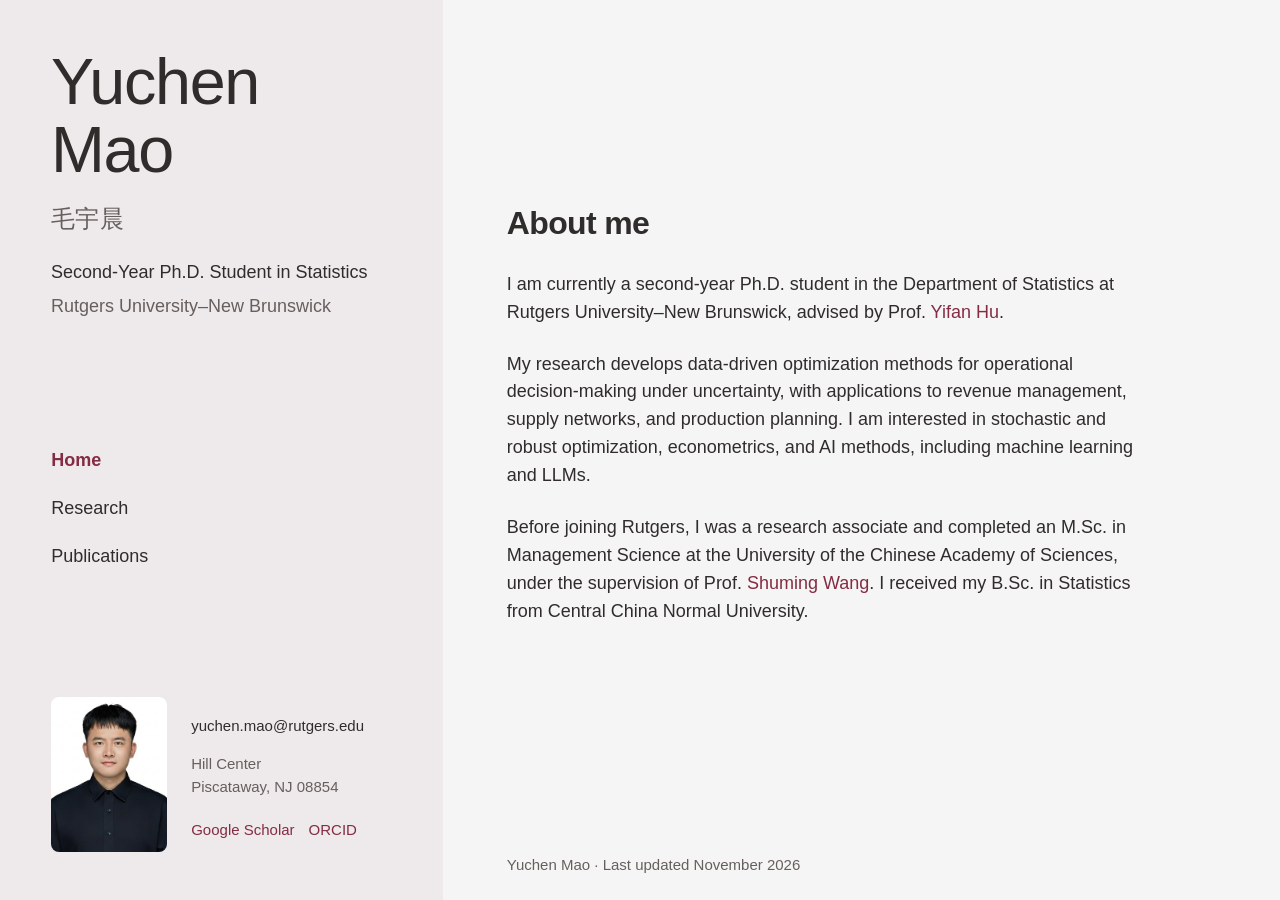
<file: index.html>
<!doctype html>
<html lang="en">
<head>
  <meta charset="utf-8">
  <meta name="viewport" content="width=device-width, initial-scale=1">
  <title>Yuchen Mao | Second-Year Ph.D. Student at Rutgers University</title>
  <meta name="description" content="Yuchen Mao (毛宇晨) is a second-year Ph.D. student in Statistics at Rutgers University–New Brunswick developing data-driven optimization methods for operational decisions under uncertainty.">
  <meta name="author" content="Yuchen Mao">
  <meta name="google-site-verification" content="CG412kC1G7FEq8Y1hyxE_ry52gsPt6J9d0rZtABFzyQ">
  <meta name="robots" content="index, follow">
  <link rel="canonical" href="https://yuchenmao98.github.io/">
  <link rel="icon" href="assets/favicon-32.png" sizes="32x32" type="image/png">
  <link rel="icon" href="assets/favicon-256.png" sizes="256x256" type="image/png">
  <link rel="apple-touch-icon" href="assets/apple-touch-icon.png" sizes="180x180">
  <meta name="theme-color" content="#eeeaeb">
  <meta property="og:type" content="profile">
  <meta property="og:title" content="Yuchen Mao | Second-Year Ph.D. Student at Rutgers University">
  <meta property="og:description" content="Data-driven optimization for operational decisions under uncertainty.">
  <meta property="og:url" content="https://yuchenmao98.github.io/">
  <meta property="og:image" content="https://yuchenmao98.github.io/assets/yuchen-mao.jpg">
  <meta property="og:image:alt" content="Portrait of Yuchen Mao">
  <meta property="profile:first_name" content="Yuchen">
  <meta property="profile:last_name" content="Mao">
  <meta name="twitter:card" content="summary">
  <link rel="stylesheet" href="styles.css?v=20261106-release">

  <script type="application/ld+json">
  {
    "@context": "https://schema.org",
    "@type": "ProfilePage",
    "url": "https://yuchenmao98.github.io/",
    "dateModified": "2026-11-09T21:12:16Z",
    "mainEntity": {
      "@type": "Person",
      "name": "Yuchen Mao",
      "alternateName": "毛宇晨",
      "url": "https://yuchenmao98.github.io/",
      "image": "https://yuchenmao98.github.io/assets/yuchen-mao.jpg",
      "jobTitle": "Second-Year Ph.D. Student in Statistics",
      "email": "yuchen.mao@rutgers.edu",
      "affiliation": {
        "@type": "CollegeOrUniversity",
        "name": "Rutgers University–New Brunswick",
        "url": "https://www.rutgers.edu/"
      },
      "sameAs": [
        "https://orcid.org/0000-0002-4024-4048",
        "https://scholar.google.com/citations?user=4a7ehhYAAAAJ&hl=en"
      ],
      "alumniOf": [
        {
          "@type": "CollegeOrUniversity",
          "name": "University of the Chinese Academy of Sciences"
        },
        {
          "@type": "CollegeOrUniversity",
          "name": "Central China Normal University"
        }
      ],
      "knowsAbout": [
        "Stochastic programming",
        "Robust optimization",
        "Distributionally robust optimization",
        "Econometrics",
        "Causal inference",
        "Artificial intelligence",
        "Machine learning",
        "Large language models",
        "Revenue management",
        "Supply chain analytics",
        "Production planning"
      ]
    }
  }
  </script>

  <!-- Cloudflare Web Analytics -->
  <script type="module" src="https://static.cloudflareinsights.com/beacon.min.js" data-cf-beacon='{"token":"b640b8f3190f4494a3705dd32028accd"}'></script>
  <!-- End Cloudflare Web Analytics -->
</head>
<body>
  <a class="skip" href="#main">Skip to content</a>
  <header class="identity-rail">
    <div class="identity">
      <h1 class="identity-name">Yuchen Mao <span lang="zh">毛宇晨</span></h1>
      <p class="position">Second-Year Ph.D. Student in Statistics</p>
      <p class="institution">Rutgers University–New Brunswick</p>
    </div>
    <nav aria-label="Main navigation">
      <a href="index.html" aria-current="page">Home</a>
      <a href="research.html">Research</a>
      <a href="publications.html">Publications</a>
    </nav>
    <div class="rail-bottom">
      <img class="portrait" src="assets/yuchen-mao.jpg" width="295" height="393" alt="Portrait of Yuchen Mao">
      <div class="contact">
        <a class="email" href="mailto:yuchen.mao@rutgers.edu">yuchen.mao@rutgers.edu</a>
        <p>Hill Center<br>Piscataway, NJ 08854</p>
        <div class="scholarly">
          <a href="https://scholar.google.com/citations?user=4a7ehhYAAAAJ&amp;hl=en" target="_blank" rel="noopener">Google Scholar</a>
          <a href="https://orcid.org/0000-0002-4024-4048" target="_blank" rel="noopener">ORCID</a>
        </div>
      </div>
    </div>
  </header>
  <main id="main" tabindex="-1">
    <article class="biography">
      <h2>About me</h2>
      <p>
        I am currently a second-year Ph.D. student in the Department of Statistics at Rutgers
        University–New Brunswick, advised by
        Prof. <a href="https://sites.google.com/view/yifan-hu" rel="noopener" target="_blank">Yifan Hu</a>.
      </p>
      <p>
        My research develops data-driven optimization methods for operational
        decision-making under uncertainty, with applications to revenue
        management, supply networks, and production planning. I am interested in
        stochastic and robust optimization, econometrics, and AI methods,
        including machine learning and LLMs.
      </p>
      <p>
        Before joining Rutgers, I was a research associate and completed an
        M.Sc. in Management Science at the University of the Chinese Academy
        of Sciences, under the supervision of
        Prof. <a href="https://people.ucas.ac.cn/~wangshuming?language=en" rel="noopener" target="_blank">Shuming Wang</a>.
        I received my B.Sc. in Statistics from Central China Normal University.
      </p>
    </article>
  </main>
  <footer class="site-footer"><p>Yuchen Mao · Last updated November 2026</p></footer>
</body>
</html>
</file>
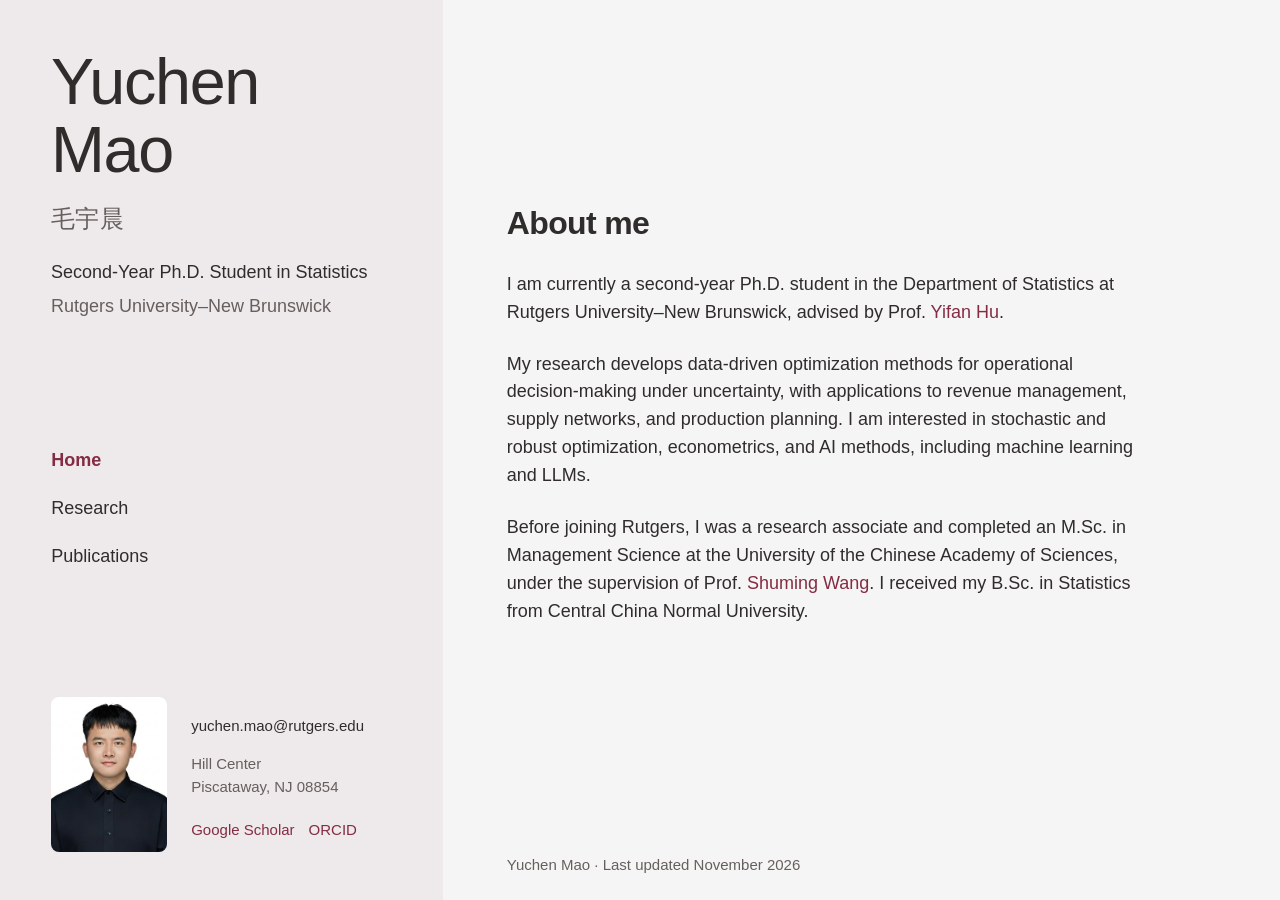
<file: about.html>
<!doctype html>
<html lang="en">
<head>
  <meta charset="utf-8">
  <meta name="viewport" content="width=device-width, initial-scale=1">
  <title>About | Yuchen Mao</title>
  <meta name="robots" content="noindex, follow">
  <link rel="canonical" href="https://yuchenmao98.github.io/">
  <meta http-equiv="refresh" content="0; url=/">
</head>
<body>
  <p>About me is now on the <a href="/">home page</a>.</p>
</body>
</html>
</file>
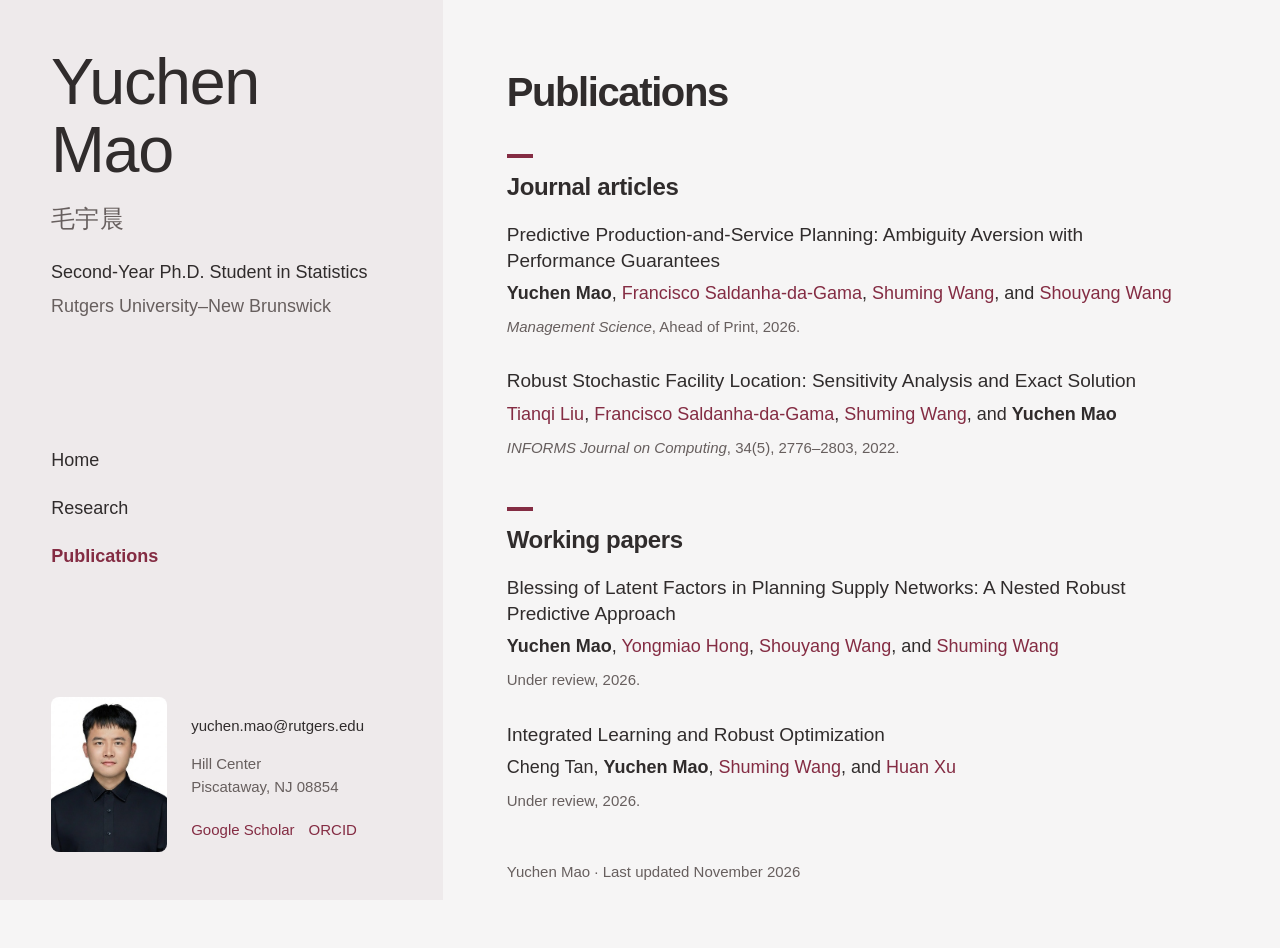
<file: publications.html>
<!doctype html>
<html lang="en">
<head>
  <meta charset="utf-8">
  <meta name="viewport" content="width=device-width, initial-scale=1">
  <title>Publications | Yuchen Mao</title>
  <meta name="description" content="Journal articles and working papers by Yuchen Mao in data-driven optimization and operations management.">
  <meta name="robots" content="index, follow">
  <link rel="canonical" href="https://yuchenmao98.github.io/publications.html">
  <link rel="icon" href="assets/favicon-32.png" sizes="32x32" type="image/png">
  <link rel="icon" href="assets/favicon-256.png" sizes="256x256" type="image/png">
  <link rel="apple-touch-icon" href="assets/apple-touch-icon.png" sizes="180x180">
  <meta name="theme-color" content="#eeeaeb">
  <meta property="og:type" content="website">
  <meta property="og:title" content="Publications | Yuchen Mao">
  <meta property="og:description" content="Journal articles and working papers by Yuchen Mao.">
  <meta property="og:url" content="https://yuchenmao98.github.io/publications.html">
  <meta property="og:image" content="https://yuchenmao98.github.io/assets/yuchen-mao.jpg">
  <meta name="twitter:card" content="summary">
  <link rel="stylesheet" href="styles.css?v=20261106-release">
  <!-- Cloudflare Web Analytics -->
  <script type="module" src="https://static.cloudflareinsights.com/beacon.min.js" data-cf-beacon='{"token":"b640b8f3190f4494a3705dd32028accd"}'></script>
  <!-- End Cloudflare Web Analytics -->
</head>
<body class="inner-page publications-page">
  <a class="skip" href="#main">Skip to content</a>
  <header class="identity-rail">
    <div class="identity">
      <p class="identity-name">Yuchen Mao <span lang="zh">毛宇晨</span></p>
      <p class="position">Second-Year Ph.D. Student in Statistics</p>
      <p class="institution">Rutgers University–New Brunswick</p>
    </div>
    <nav aria-label="Main navigation">
      <a href="index.html">Home</a>
      <a href="research.html">Research</a>
      <a href="publications.html" aria-current="page">Publications</a>
    </nav>
    <div class="rail-bottom">
      <img class="portrait" src="assets/yuchen-mao.jpg" width="295" height="393" alt="Portrait of Yuchen Mao">
      <div class="contact">
        <a class="email" href="mailto:yuchen.mao@rutgers.edu">yuchen.mao@rutgers.edu</a>
        <p>Hill Center<br>Piscataway, NJ 08854</p>
        <div class="scholarly">
          <a href="https://scholar.google.com/citations?user=4a7ehhYAAAAJ&amp;hl=en" target="_blank" rel="noopener">Google Scholar</a>
          <a href="https://orcid.org/0000-0002-4024-4048" target="_blank" rel="noopener">ORCID</a>
        </div>
      </div>
    </div>
  </header>
  <main id="main" tabindex="-1" class="content-main">
    <div class="page-content publication-content">
      <h1 class="page-title">Publications</h1>

    <section aria-labelledby="articles-title">
      <h2 id="articles-title">Journal articles</h2>
      <ol class="paper-list">
        <li>
          <p class="paper-title">
            <a href="https://doi.org/10.1287/mnsc.2023.00608" rel="noopener" target="_blank">Predictive Production-and-Service Planning: Ambiguity Aversion with Performance Guarantees</a>
          </p>
          <p><strong>Yuchen Mao</strong>, <a href="https://sheffield.ac.uk/management/people/academic-staff/francisco-saldanha-da-gama" rel="noopener" target="_blank">Francisco Saldanha-da-Gama</a>, <a href="https://people.ucas.ac.cn/~wangshuming?language=en" rel="noopener" target="_blank">Shuming Wang</a>, and <a href="https://mscas-en.ucas.ac.cn/index.php/res/div/1024-wang-shouyang" rel="noopener" target="_blank">Shouyang Wang</a></p>
          <p class="venue"><em>Management Science</em>, Ahead of Print, 2026.</p>
        </li>
        <li>
          <p class="paper-title">
            <a href="https://doi.org/10.1287/ijoc.2022.1206" rel="noopener" target="_blank">Robust Stochastic Facility Location: Sensitivity Analysis and Exact Solution</a>
          </p>
          <p><a href="https://orcid.org/0000-0001-8656-367X" rel="noopener" target="_blank">Tianqi Liu</a>, <a href="https://sheffield.ac.uk/management/people/academic-staff/francisco-saldanha-da-gama" rel="noopener" target="_blank">Francisco Saldanha-da-Gama</a>, <a href="https://people.ucas.ac.cn/~wangshuming?language=en" rel="noopener" target="_blank">Shuming Wang</a>, and <strong>Yuchen Mao</strong></p>
          <p class="venue"><em>INFORMS Journal on Computing</em>, 34(5), 2776–2803, 2022.</p>
        </li>
      </ol>
    </section>

    <section aria-labelledby="working-title">
      <h2 id="working-title">Working papers</h2>
      <ol class="paper-list">
        <li>
          <p class="paper-title">Blessing of Latent Factors in Planning Supply Networks: A Nested Robust Predictive Approach</p>
          <p><strong>Yuchen Mao</strong>, <a href="https://hong.economics.cornell.edu/" rel="noopener" target="_blank">Yongmiao Hong</a>, <a href="https://mscas-en.ucas.ac.cn/index.php/res/div/1024-wang-shouyang" rel="noopener" target="_blank">Shouyang Wang</a>, and <a href="https://people.ucas.ac.cn/~wangshuming?language=en" rel="noopener" target="_blank">Shuming Wang</a></p>
          <p class="venue">Under review, 2026.</p>
        </li>
        <li>
          <p class="paper-title">
            <a href="https://optimization-online.org/2026/08/integrated-learning-and-robust-optimization/" rel="noopener" target="_blank">Integrated Learning and Robust Optimization</a>
          </p>
          <p>Cheng Tan, <strong>Yuchen Mao</strong>, <a href="https://people.ucas.ac.cn/~wangshuming?language=en" rel="noopener" target="_blank">Shuming Wang</a>, and <a href="https://www.acem.sjtu.edu.cn/en/faculty/xuhuan.html" rel="noopener" target="_blank">Huan Xu</a></p>
          <p class="venue">Under review, 2026.</p>
        </li>
      </ol>
    </section>

      <footer class="source-footer"><p>Yuchen Mao · Last updated November 2026</p></footer>
    </div>
  </main>
</body>
</html>
</file>
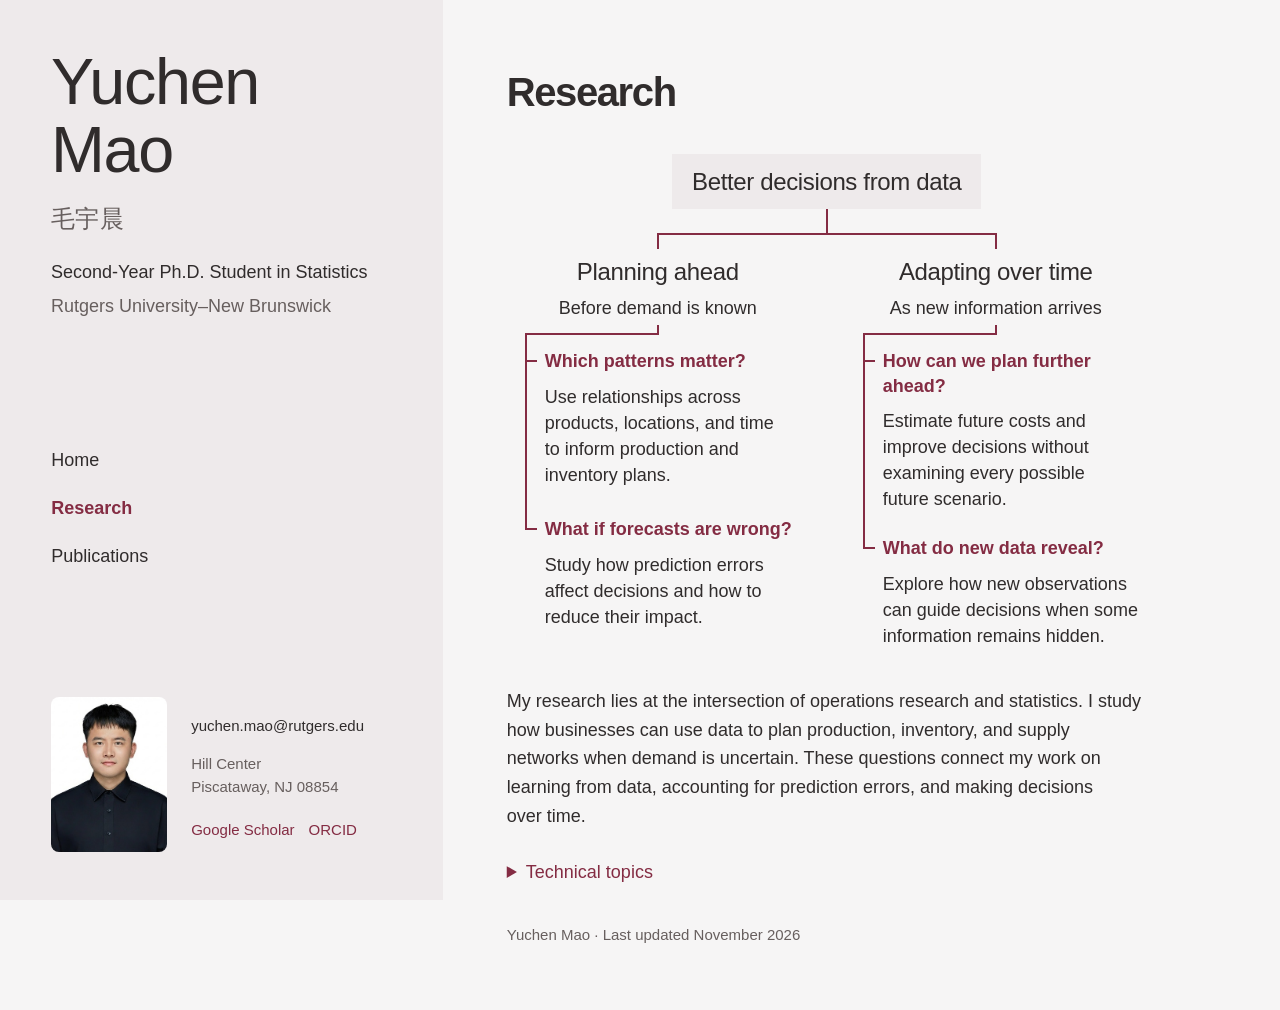
<file: research.html>
<!doctype html>
<html lang="en">
<head>
  <meta charset="utf-8">
  <meta name="viewport" content="width=device-width, initial-scale=1">
  <title>Research | Yuchen Mao</title>
  <meta name="description" content="Research by Yuchen Mao on data-driven optimization, predictive and robust decision-making, and learning for operations management.">
  <meta name="robots" content="index, follow">
  <link rel="canonical" href="https://yuchenmao98.github.io/research.html">
  <link rel="icon" href="assets/favicon-32.png" sizes="32x32" type="image/png">
  <link rel="icon" href="assets/favicon-256.png" sizes="256x256" type="image/png">
  <link rel="apple-touch-icon" href="assets/apple-touch-icon.png" sizes="180x180">
  <meta name="theme-color" content="#eeeaeb">
  <meta property="og:type" content="website">
  <meta property="og:title" content="Research | Yuchen Mao">
  <meta property="og:description" content="Data-driven optimization and predictive decision-making under uncertainty.">
  <meta property="og:url" content="https://yuchenmao98.github.io/research.html">
  <meta property="og:image" content="https://yuchenmao98.github.io/assets/yuchen-mao.jpg">
  <meta name="twitter:card" content="summary">
  <link rel="stylesheet" href="styles.css?v=20261106-release">
  <!-- Cloudflare Web Analytics -->
  <script type="module" src="https://static.cloudflareinsights.com/beacon.min.js" data-cf-beacon='{"token":"b640b8f3190f4494a3705dd32028accd"}'></script>
  <!-- End Cloudflare Web Analytics -->
</head>
<body class="inner-page research-page">
  <a class="skip" href="#main">Skip to content</a>
  <header class="identity-rail">
    <div class="identity">
      <p class="identity-name">Yuchen Mao <span lang="zh">毛宇晨</span></p>
      <p class="position">Second-Year Ph.D. Student in Statistics</p>
      <p class="institution">Rutgers University–New Brunswick</p>
    </div>
    <nav aria-label="Main navigation">
      <a href="index.html">Home</a>
      <a href="research.html" aria-current="page">Research</a>
      <a href="publications.html">Publications</a>
    </nav>
    <div class="rail-bottom">
      <img class="portrait" src="assets/yuchen-mao.jpg" width="295" height="393" alt="Portrait of Yuchen Mao">
      <div class="contact">
        <a class="email" href="mailto:yuchen.mao@rutgers.edu">yuchen.mao@rutgers.edu</a>
        <p>Hill Center<br>Piscataway, NJ 08854</p>
        <div class="scholarly">
          <a href="https://scholar.google.com/citations?user=4a7ehhYAAAAJ&amp;hl=en" target="_blank" rel="noopener">Google Scholar</a>
          <a href="https://orcid.org/0000-0002-4024-4048" target="_blank" rel="noopener">ORCID</a>
        </div>
      </div>
    </div>
  </header>
  <main id="main" tabindex="-1" class="content-main">
    <div class="page-content research-content">
      <h1 class="page-title">Research</h1>

      <section class="research-map" aria-labelledby="research-root" aria-describedby="research-summary">
        <h2 id="research-root" class="research-root">Better decisions from data</h2>
        <ul class="research-branches" role="list">
          <li class="research-branch">
            <div class="branch-heading">
              <h3 class="branch-title">Planning ahead</h3>
              <p class="branch-context">Before demand is known</p>
            </div>
            <ul class="research-paths" role="list">
              <li class="research-path">
                <h4>Which patterns matter?</h4>
                <p>Use relationships across products, locations, and time to
                  inform production and inventory plans.</p>
              </li>
              <li class="research-path">
                <h4>What if forecasts are wrong?</h4>
                <p>Study how prediction errors affect decisions and how to
                  reduce their impact.</p>
              </li>
            </ul>
          </li>
          <li class="research-branch">
            <div class="branch-heading">
              <h3 class="branch-title">Adapting over time</h3>
              <p class="branch-context">As new information arrives</p>
            </div>
            <ul class="research-paths" role="list">
              <li class="research-path">
                <h4>How can we plan further ahead?</h4>
                <p>Estimate future costs and improve decisions without
                  examining every possible future scenario.</p>
              </li>
              <li class="research-path">
                <h4>What do new data reveal?</h4>
                <p>Explore how new observations can guide decisions when some
                  information remains hidden.</p>
              </li>
            </ul>
          </li>
        </ul>
      </section>

      <p id="research-summary" class="research-summary">
        My research lies at the intersection of operations research and
        statistics. I study how businesses can use data to plan production,
        inventory, and supply networks when demand is uncertain. These questions
        connect my work on learning from data, accounting for prediction errors,
        and making decisions over time.
      </p>
      <details class="research-methods">
        <summary>Technical topics</summary>
        <div class="research-methods-content">
          <p>The common framework is contextual optimization: using available
            information to guide decisions under uncertainty.</p>
          <p><strong>Planning ahead</strong> covers two-stage and bilevel
            problems, with work on regression with correlated uncertainties,
            latent factors, time-series forecasting, and bias correction
            through Neyman orthogonality and double machine learning.</p>
          <p><strong>Adapting over time</strong> covers multistage problems,
            including value estimation, stochastic approximation, and
            multi-index Monte Carlo, alongside an interest in partially
            observable Markov decision processes.</p>
          <p><strong>Value Estimation</strong> estimates the expected cost
            associated with a given first-stage decision, with later decisions
            optimized as uncertainty unfolds.</p>
          <p><strong>Stochastic Approximation</strong> studies gradient
            estimation and first-stage optimization, using the estimated
            gradients to improve the initial decision.</p>
        </div>
      </details>
      <footer class="source-footer"><p>Yuchen Mao · Last updated November 2026</p></footer>
    </div>
  </main>
</body>
</html>
</file>
<file: styles.css>
@font-face {
  font-family: "Charter Web";
  font-style: normal;
  font-weight: 400;
  font-display: swap;
  src: url("assets/fonts/charter-regular.woff2") format("woff2");
}
@font-face {
  font-family: "Charter Web";
  font-style: normal;
  font-weight: 600 700;
  font-display: swap;
  src: url("assets/fonts/charter-bold.woff2") format("woff2");
}
:root {
  color-scheme: light;
  --ground: #f6f5f5;
  --surface: #eeeaeb;
  --ink: #302c2c;
  --muted: #675f5e;
  --accent: #842c43;
  --accent-ink: #fff;
  --serif: Optima, Georgia, sans-serif;
  --display-serif: var(--serif);
  --sans: var(--serif);
  --rail: 35%;
  --edge: clamp(28px, 4vw, 62px);
  --text-size: 18px;
  --small-size: 15px;
}
* { box-sizing: border-box; }
html { background: var(--ground); color: var(--ink); scrollbar-gutter: stable; }
body { margin: 0; font-family: var(--serif); font-size: var(--text-size); line-height: 1.55; display: grid; grid-template-columns: var(--rail) minmax(0, 1fr); grid-template-rows: 1fr auto; align-items: start; min-height: 100svh; }
h1, h2, p { margin: 0; }
a { color: var(--accent); text-decoration: none; }
a:hover { color: var(--ink); }
a:focus-visible { outline: 2px solid var(--accent); outline-offset: 4px; }
::selection { background: var(--accent); color: var(--accent-ink); }
.skip { position: absolute; top: 12px; left: 20px; width: 1px; height: 1px; overflow: hidden; clip-path: inset(50%); white-space: nowrap; z-index: 5; }
.skip:focus { width: auto; height: auto; clip-path: none; background: var(--accent); color: var(--accent-ink); padding: 12px 18px; }
.identity-rail {
  grid-column: 1; grid-row: 1 / span 2;
  position: sticky; top: 0; min-width: 0; min-height: 100svh;
  padding: 48px var(--edge); background: var(--surface);
  display: flex; flex-direction: column; justify-content: space-between;
  gap: 28px;
}
.identity { min-width: 0; container-type: inline-size; }
h1, h2, strong, .identity-name { font-family: var(--display-serif); font-weight: 700; }
strong { font-family: inherit; }
.identity-name { font-size: clamp(40px, 4.7vw, 72px); font-size: clamp(36px, 19cqi, 72px); font-weight: 400; line-height: 1.05; letter-spacing: -.02em; }
.identity-name span { display: block; margin-top: 18px; font-size: 24px; font-weight: 400; line-height: 1.4; letter-spacing: .02em; color: var(--muted); }
.position { margin-top: 24px; font-size: var(--text-size); }
.institution { margin-top: 6px; font-size: var(--text-size); color: var(--muted); }
nav { display: flex; flex-direction: column; align-items: flex-start; gap: 4px; font-family: var(--sans); font-size: var(--text-size); }
nav a { display: flex; align-items: center; min-height: 44px; padding: 6px 0; color: var(--ink); }
nav a[aria-current="page"] { color: var(--accent); font-weight: 600; }
nav a:hover { color: var(--accent); }
.rail-bottom { display: flex; align-items: flex-end; flex-wrap: wrap; gap: 24px; }
/* Keep the identity, navigation and contact together near the reading column. */
@media (min-width: 851px) {
  .identity-rail > .identity,
  .identity-rail > nav,
  .identity-rail > .rail-bottom {
    width: min(100%, 400px);
    margin-left: auto;
  }
}
.portrait { display: block; width: 116px; height: auto; border-radius: 8px; }
.contact { min-width: 0; font-family: var(--sans); font-size: var(--small-size); line-height: 1.55; }
.contact .email { color: var(--ink); overflow-wrap: anywhere; }
.contact .email:hover { color: var(--accent); }
.contact p { margin-top: 14px; color: var(--muted); }
.scholarly { display: flex; flex-wrap: wrap; gap: 0 14px; margin-top: 10px; }
.scholarly a { display: inline-flex; align-items: center; min-height: 44px; }
main { grid-column: 2; grid-row: 1; min-width: 0; padding: 70px var(--edge) 64px clamp(36px, 5vw, 80px); min-height: calc(100svh - 76px); display: flex; align-items: center; }
.biography { max-width: 640px; }
h2 { font-size: 32px; line-height: 1.2; letter-spacing: -.02em; margin-bottom: 28px; }
.biography p { text-wrap: pretty; }
.biography p + p { margin-top: 24px; }
.biography a:hover { background: var(--accent); color: var(--accent-ink); }
.site-footer { grid-column: 2; grid-row: 2; min-width: 0; padding: 16px var(--edge) 24px clamp(36px, 5vw, 80px); display: flex; align-items: center; justify-content: space-between; gap: 24px; font-family: var(--sans); font-size: var(--small-size); color: var(--muted); }
.site-footer a { display: inline-flex; min-height: 44px; align-items: center; flex-shrink: 0; }
@media (min-width: 1500px) {
  main, .site-footer { padding-right: max(60px, calc((100vw - 1320px) / 2)); }
}
/* Short windows use one document scroll instead of a second scroll inside the rail. */
@media (max-height: 880px) {
  .identity-rail { position: static; }
}
@media (max-width: 1100px) {
  :root { --edge: 30px; }
  .identity-rail { padding-block: 36px; }
  .rail-bottom { gap: 18px; }
  .portrait { width: 90px; }
  main { padding: 48px var(--edge); }
  .site-footer { padding-inline: var(--edge); flex-wrap: wrap; gap: 4px; }
}
@media (max-width: 850px) {
  :root { --edge: 32px; }
  body { display: block; }
  .identity-rail { position: static; min-height: 0; padding: 32px var(--edge); display: grid; grid-template-columns: minmax(0, 1fr) auto; gap: 24px 28px; }
  .identity-name { font-size: 52px; font-size: clamp(36px, 18cqi, 52px); }
  nav { justify-self: end; min-width: 140px; }
  .rail-bottom { grid-column: 1 / -1; flex-wrap: nowrap; justify-content: space-between; align-items: center; }
  .portrait { width: 92px; }
  .contact { font-size: 16px; }
  main { margin: 0; min-height: 0; padding: 40px var(--edge); }
  .biography { max-width: none; }
  .site-footer { margin: 0; }
}
@media (max-width: 550px) {
  :root { --edge: 22px; --text-size: 17px; }
  .identity-rail { padding-block: 28px; grid-template-columns: 1fr; gap: 22px; }
  .identity-name { font-size: 44px; display: flex; flex-wrap: wrap; align-items: baseline; gap: 6px 14px; white-space: normal; }
  .identity-name span { margin: 0; font-size: 20px; white-space: nowrap; }
  .position { margin-top: 18px; font-size: 18px; max-width: 28ch; }
  .institution { font-size: 16px; }
  nav { grid-row: 2; justify-self: stretch; flex-direction: row; flex-wrap: wrap; align-items: center; justify-content: space-between; gap: 4px 12px; min-width: 0; font-size: 16px; }
  .rail-bottom { gap: 18px; justify-content: flex-start; }
  .portrait { width: 92px; }
  .contact { min-width: 0; font-size: 14px; }
  .scholarly { gap: 0 12px; }
  main { padding: 32px var(--edge); }
  h2 { font-size: 30px; margin-bottom: 22px; }
  .biography p + p { margin-top: 20px; }
  .site-footer { align-items: flex-start; flex-direction: column; padding: 12px var(--edge) 22px; }
}
@media (max-width: 360px) {
  nav { display: grid; grid-template-columns: repeat(2, minmax(0, 1fr)); column-gap: 20px; }
  .rail-bottom { display: grid; grid-template-columns: 76px minmax(0, 1fr); gap: 12px 18px; align-items: center; }
  .portrait { grid-column: 1; grid-row: 1; width: 76px; }
  .contact { display: contents; }
  .contact p { grid-column: 2; grid-row: 1; margin: 0; }
  .contact .email { grid-column: 1 / -1; grid-row: 2; }
  .scholarly { grid-column: 1 / -1; grid-row: 3; margin: 0; }
}
@media (prefers-reduced-motion: no-preference) {
  a { transition: color 140ms ease, background-color 140ms ease; }
}

/* Inner pages share the same identity anchor and reading edge. */
.content-main { display: block; padding-top: 70px; }
.page-content { max-width: 720px; }
.page-title { font-size: 40px; line-height: 1.1; letter-spacing: -.035em; margin: 0 0 40px; }
.page-content p { text-wrap: pretty; }
.page-content h2 { font-size: 24px; line-height: 1.25; letter-spacing: -.015em; margin: 0 0 20px; }
.page-content section + section { margin-top: 48px; }
.research-content { max-width: 640px; }
.research-lead { background: var(--surface); padding: 24px 26px; margin: 0 0 42px; line-height: 1.6; }
.research-area p { line-height: 1.6; }
.research-area h2 { max-width: 36ch; }
/* Research hierarchy: connectors convey parent/child relationships, not dividers. */
.research-map { margin: 0; }
.research-map ul { list-style: none; margin: 0; padding: 0; }
.research-map .research-root {
  position: relative; width: fit-content; margin: 0 auto;
  padding: 12px 20px; background: var(--surface);
  font-size: 24px; font-weight: 400; line-height: 1.3; letter-spacing: -.015em;
}
.research-root::after {
  content: ""; position: absolute; left: calc(50% - 1px); top: 100%;
  width: 2px; height: 24px; background: var(--accent);
}
.research-map .research-branches {
  position: relative; display: grid; grid-template-columns: repeat(2, minmax(0, 1fr));
  column-gap: 36px; padding-top: 48px;
}
.research-branches::before {
  content: ""; position: absolute; top: 24px; left: calc(25% - 9px); height: 2px;
  width: calc(50% + 18px); background: var(--accent);
}
.research-branch { position: relative; min-width: 0; }
.research-branch::after {
  content: ""; position: absolute; top: -24px; left: calc(50% - 1px);
  width: 2px; height: 16px; background: var(--accent);
}
.research-map .branch-heading { position: relative; margin: 0 0 28px; text-align: center; }
.research-map .branch-title {
  margin: 0; font-size: 24px; font-weight: 400; line-height: 1.25;
  letter-spacing: -.015em; text-align: center;
}
.branch-context { margin-top: 8px; font-size: 18px; line-height: 1.45; }
.branch-heading::before {
  content: ""; position: absolute; left: calc(50% - 1px); bottom: -14px;
  width: 2px; height: 10px; background: var(--accent);
}
.branch-heading::after {
  content: ""; position: absolute; left: 18px; bottom: -14px;
  width: calc(50% - 18px); height: 2px; background: var(--accent);
}
.research-map .research-paths { padding-left: 18px; }
.research-path { position: relative; padding: 0 0 0 20px; }
.research-path + .research-path { margin-top: 24px; }
.research-path:first-child { min-height: 144px; }
.research-path::before {
  content: ""; position: absolute; left: 0; top: -24px;
  bottom: -24px; width: 2px; background: var(--accent);
}
.research-path:first-child::before { top: -14px; }
.research-path:last-child::before { bottom: calc(100% - 12px); }
.research-path::after {
  content: ""; position: absolute; left: 0; top: 11px;
  width: 12px; height: 2px; background: var(--accent);
}
.research-path h4 {
  margin: 0 0 10px; font-size: 18px; line-height: 1.35;
  font-weight: 700; color: var(--accent); letter-spacing: 0;
}
.research-path p { font-size: 18px; line-height: 1.45; }
.research-summary { margin-top: 38px; line-height: 1.6; }
.research-methods { margin-top: 20px; }
.research-methods summary {
  width: fit-content; min-height: 44px; padding-block: 8px;
  cursor: pointer; color: var(--accent); font-size: 18px;
}
.research-methods summary:hover { color: var(--ink); }
.research-methods summary:focus-visible { outline: 2px solid var(--accent); outline-offset: 4px; }
.research-methods-content { padding-top: 10px; }
.research-methods-content p + p { margin-top: 18px; }
.research-page .source-footer { margin-top: 28px; }
@media (max-width: 1100px) and (min-width: 851px), (max-width: 550px) {
  .research-map .research-branches { column-gap: 24px; }
  .research-branches::before { left: calc(25% - 6px); width: calc(50% + 12px); }
  .research-map .branch-title { font-size: 20px; }
  .branch-heading::after { left: 0; width: 50%; }
  .research-map .research-paths { padding-left: 0; }
  .research-path { padding-left: 16px; }
}
@media (max-width: 550px) {
  .research-map .research-root { margin-left: 0; font-size: 20px; }
  .research-root::after { left: 12px; height: 26px; }
  .research-map .research-branches { display: block; padding-top: 26px; padding-left: 12px; }
  .research-branches::before { content: none; }
  .research-branch { padding-left: 20px; }
  .research-branch + .research-branch { margin-top: 32px; }
  .research-branch::before { content: ""; position: absolute; left: 0; top: 0; bottom: -32px; width: 2px; height: auto; background: var(--accent); }
  .research-branch:last-child::before { right: auto; left: 0; bottom: calc(100% - 12px); }
  .research-branch::after { left: 0; top: 11px; width: 12px; height: 2px; }
  .research-map .branch-heading { text-align: left; margin-bottom: 20px; }
  .research-map .branch-title { text-align: left; }
  .branch-heading::before, .branch-heading::after { content: none; }
  .branch-context { font-size: var(--text-size); }
  .research-map .research-paths { padding-left: 6px; }
  .research-path:first-child { min-height: 0; }
  .research-path:first-child::before { top: -12px; }
  .research-path h4, .research-path p { font-size: var(--text-size); }
  .research-summary { margin-top: 30px; }
}
/* Long paper and talk titles can use the right column without moving its left edge. */
@media (min-width: 851px) {
  .publications-page .content-main,
  .talks-page .content-main { padding-right: var(--edge); }
  .publication-content,
  .talk-content { max-width: none; }
}
.publication-content section > h2::before {
  content: ""; display: block; width: 26px; height: 4px;
  background: var(--accent); margin-bottom: 14px;
}
.paper-list { list-style: none; margin: 0; padding: 0; }
.paper-list li + li { margin-top: 30px; }
.paper-list p + p { margin-top: 7px; }
.paper-title { font-family: var(--display-serif); font-weight: 400; font-size: 19px; line-height: 1.35; letter-spacing: 0; }
.paper-title a,
.paper-title a:visited,
.paper-title a:hover,
.page-content .paper-title a:active { color: inherit; }
.paper-list strong { font-weight: 700; }
.paper-list .venue, .talk-entry .venue { font-size: 15px; color: var(--muted); line-height: 1.55; }
.page-content a:active { color: var(--accent); }
.talk-entry { display: grid; grid-template-columns: 112px minmax(0, 1fr); gap: 24px; align-items: start; }
.talk-date { grid-column: 1; grid-row: 1; padding-top: 4px; font-variant-numeric: tabular-nums; }
.talk-date time { display: block; max-width: 9ch; }
.talk-details { grid-column: 2; grid-row: 1; }
.talk-details .paper-title { margin-bottom: 16px; }
.talk-details .venue + .venue { margin-top: 7px; }
.source-footer { margin-top: 48px; font-family: var(--sans); font-size: 15px; color: var(--muted); }
@media (max-width: 1100px) {
  .content-main { padding-top: 48px; }
  .talk-entry { grid-template-columns: 96px minmax(0, 1fr); gap: 20px; }
}
@media (max-width: 850px) {
  .content-main { padding-top: 40px; }
  .page-content { max-width: none; }
}
@media (max-width: 550px) {
  .content-main { padding-top: 32px; }
  .page-title { font-size: 32px; margin-bottom: 32px; }
  .page-content h2 { font-size: 20px; }
  .research-area h2 { font-size: 20px; }
  .research-lead { padding: 20px; margin-bottom: 32px; }
  .page-content section + section { margin-top: 40px; }
  .paper-title { font-size: 18px; }
  .paper-list li + li { margin-top: 28px; }
  .talk-entry { display: flex; flex-direction: column; gap: 14px; }
  .talk-date { padding: 0; }
  .talk-date time { max-width: none; }
  .source-footer { margin-top: 36px; }
}

/* Keep the recording light to load and subordinate to the talk information. */
.talk-links { display: flex; flex-wrap: wrap; gap: 4px 24px; margin-top: 14px; font-family: var(--sans); font-size: 15px; }
.talk-links a { display: inline-flex; align-items: center; min-height: 44px; }
/* Match Home and Research's reading width while leaving long talk titles wider. */
.talk-video { max-width: 640px; margin: 18px 0 0; }
.talk-video video { display: block; width: 100%; height: auto; aspect-ratio: 16 / 9; background: var(--surface); }
.talk-video figcaption { margin-top: 10px; font-family: var(--sans); font-size: 15px; line-height: 1.55; color: var(--muted); }
.talks-page .paper-list li + li { margin-top: 48px; }
</file>
